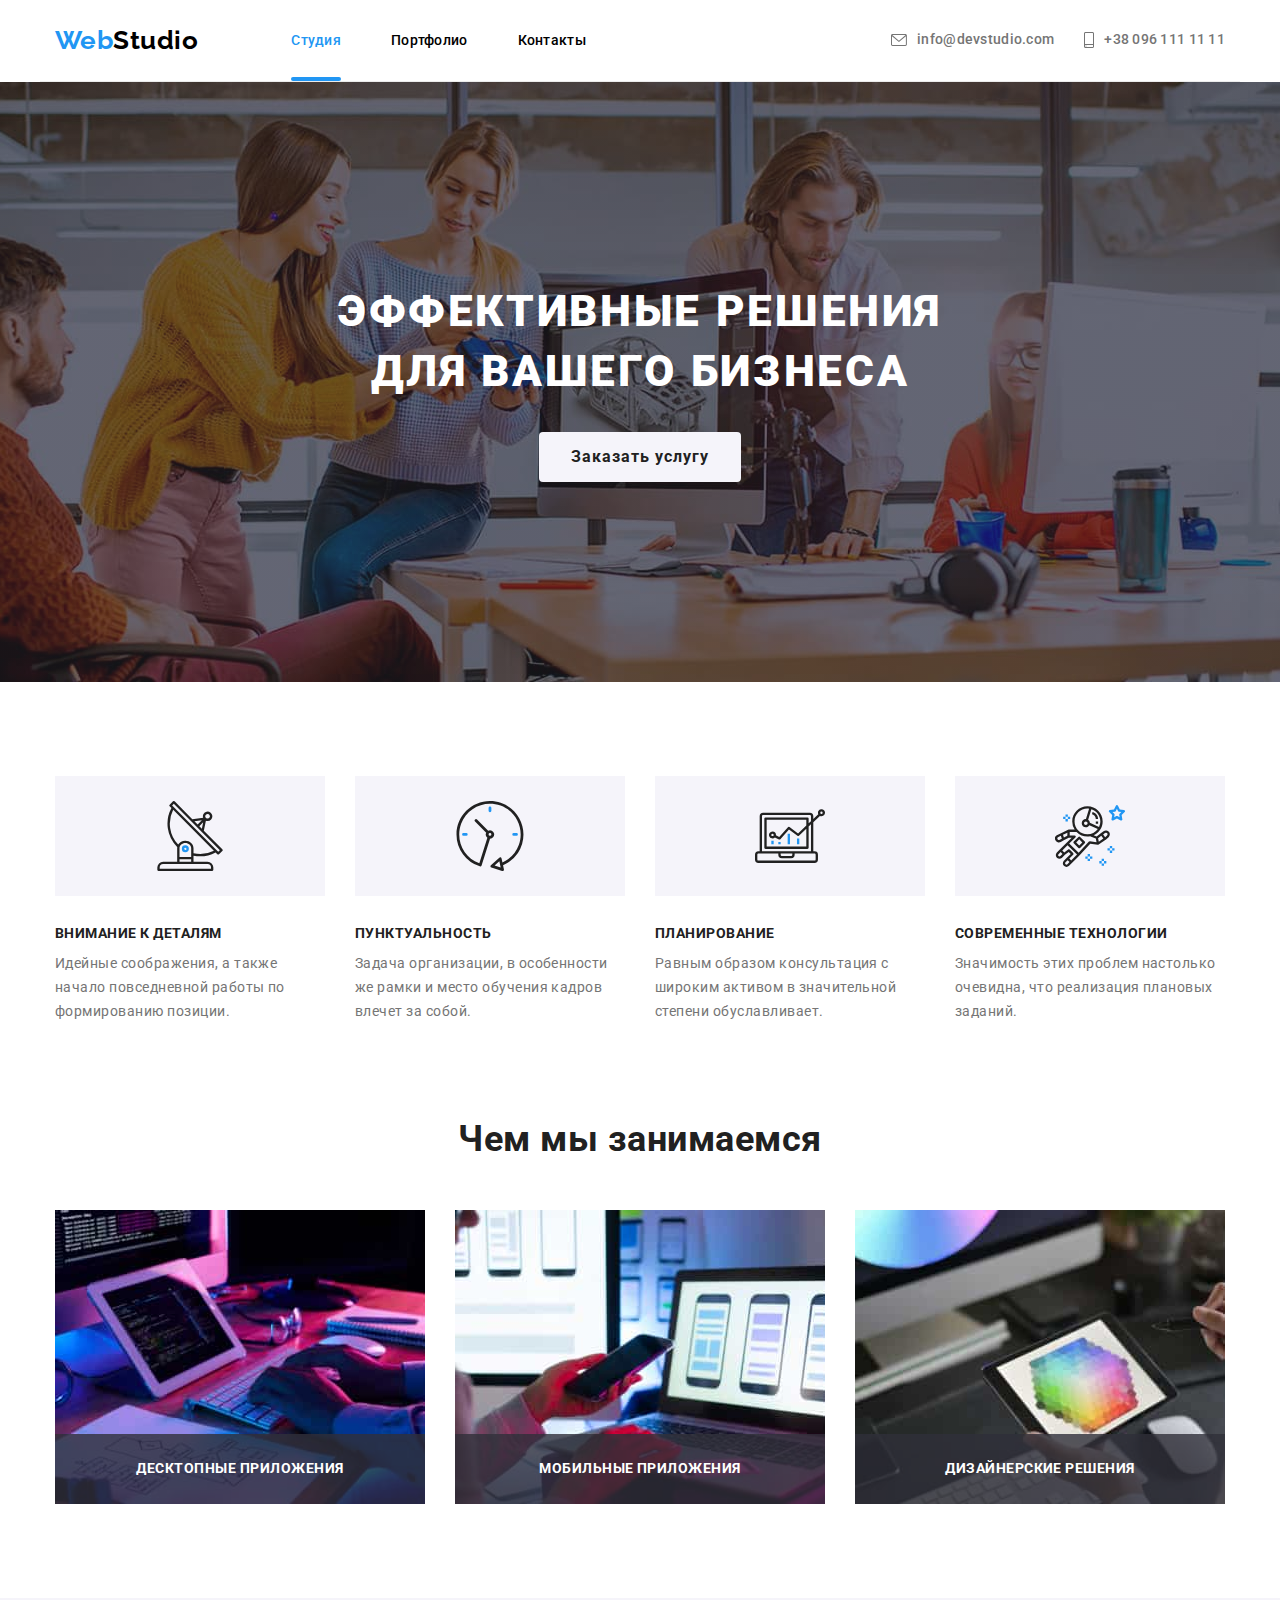
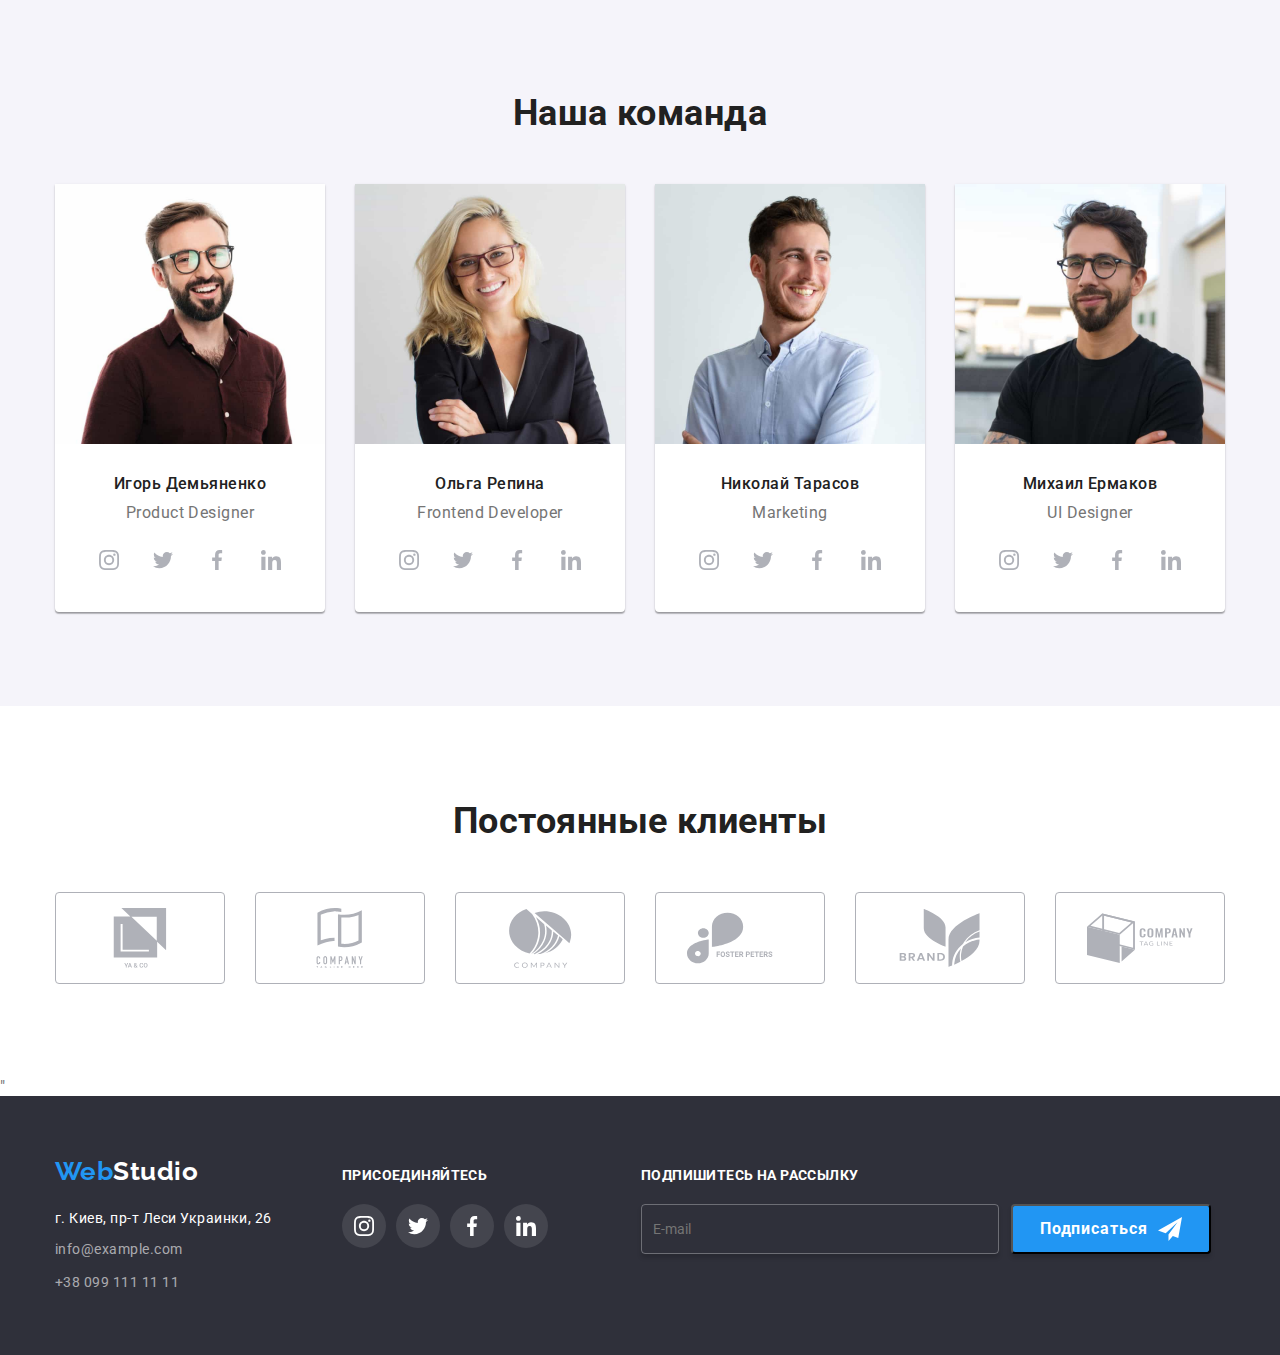
<file: index.html>
<!DOCTYPE html>
<html lang="ru">
<head>
    <meta charset="UTF-8">
    <meta http-equiv="X-UA-Compatible" content="IE=edge">
    <meta name="viewport" content="width=device-width, initial-scale=1.0">
    <title>Студия</title>
    <link rel="preconnect" href="https://fonts.googleapis.com">
    <link rel="preconnect" href="https://fonts.gstatic.com" crossorigin>
    <link href="https://fonts.googleapis.com/css2?family=Raleway:wght@700&family=Roboto:wght@400;500;700;900&display=swap"
        rel="stylesheet">
    <link 
    rel="stylesheet" 
    href="https://cdnjs.cloudflare.com/ajax/libs/modern-normalize/1.0.0/modern-normalize.min.css" />
    <link rel="stylesheet" href="./css/main.min.css"/>
</head>
<body>
    <!-- шапка сайта -->
    <header>
        <div class="container header border">
        <nav class="main-nav">
            <a href="./index.html" class="logo"><span class="logo__web">Web</span>Studio</a>

            <ul class="site-nav">
                <li class="site-nav__item"><a href="./index.html" class="site-nav__link site-nav__link--current">Студия</a></li>
                <li class="site-nav__item"><a href="./portfolio.html" class="site-nav__link">Портфолио</a></li>
                <li class="site-nav__item"><a href="" class="site-nav__link">Контакты</a></li>
            </ul>  
        </nav>
        <ul class="auth-nav">
            <li class="auth-nav__item"><a href="mailto:info@devstudio.com" class="auth-nav__link">
                <svg class="auth-nav__icon" width="16px" height="12px">
                    <use href="./images/symbol-defs-nav.svg#icon-envelope"></use>
                </svg>
                info@devstudio.com</a>  </li>
            <li class="auth-nav__item"><a href="tel:+380961111111" class="auth-nav__link">
                <svg width="10px" height="16px" class="auth-nav__icon">
                    <use href="./images/symbol-defs-nav.svg#icon-smartphone"></use>
                </svg>
                +38 096 111 11 11</a> </li>
        </ul>
        </div>
    </header>

    <main>

        <!-- герой -->
       <section class="hero">
           <div class="container">
         <h1 class="hero__title">Эффективные решения <br>для вашего бизнеса</h1>
         <button type="button" class="hero__button" data-modal-open>Заказать услугу</button>
           </div>
       </section>

       <!-- преимущества -->
       <section class="section">
        <div class="container">
           <h2 hidden>Преимущества</h2> 
           <ul class="advantages-list">
            <li class="advantages-list__item">
                <div class="advantages-list__icon">
                    <svg width="70" height="70" >
                        <use href="./images/symbol-defs.svg#icon-antenna"></use>
                    </svg>
                </div>
                <h3 class="advantages-list__title">Внимание к деталям</h3>
                <p class="advantages-list__text">Идейные соображения, а также начало повседневной работы по формированию позиции.</p>
            </li>
            <li class="advantages-list__item">
                <div class="advantages-list__icon">
                    <svg width="70" height="70" >
                        <use href="./images/symbol-defs.svg#icon-clock"></use>
                    </svg>
                </div>
                <h3 class="advantages-list__title">Пунктуальность</h3>
                <p class="advantages-list__text">Задача организации, в особенности же рамки и место обучения кадров влечет за собой.</p>
            </li>
            <li class="advantages-list__item">
                <div class="advantages-list__icon">
                    <svg width="70" height="70" >
                        <use href="./images/symbol-defs.svg#icon-diagram"></use>
                    </svg>
                </div>
                <h3 class="advantages-list__title">Планирование</h3>
                <p class="advantages-list__text">Равным образом консультация с широким активом в значительной степени обуславливает.</p>
            </li>
            <li class="advantages-list__item">
                <div class="advantages-list__icon">
                    <svg width="70" height="70" >
                        <use href="./images/symbol-defs.svg#icon-astronaut"></use>
                    </svg>
                </div>
                <h3 class="advantages-list__title">Современные технологии</h3>
                <p class="advantages-list__text">Значимость этих проблем настолько очевидна, что реализация плановых заданий.</p>
            </li>
           </ul>
        </div>
       </section>

       <!-- Чем мы занимаемся -->
<section class="section activity">
    <div class="container">
    <h2 class="section__title">Чем мы занимаемся</h2>
    <ul class="section__list">
        <li>
            <div class="activity__item">
                <img src="images/box1.jpg" alt="человек печатает код" width="370">
               <div class="activity__name">
                <p class="activity__label">Десктопные приложения</p>
               </div>
            </div>
        </li>
        <li>
            <div class="activity__item">
                <img src="images/box2.jpg" alt="телефон и ноутбук" width="370">
                <div class="activity__name">
                    <p class="activity__label">Мобильные приложения</p>
                </div>
            </div>
        </li>
        <li>
            <div class="activity__item">
                <img src="images/box3.jpg" alt="планшет" width="370">
                <div class="activity__name">
                    <p class="activity__label">Дизайнерские решения</p>
                </div>
            </div>
        </li>
    </ul>
    </div>
</section>

<!-- наша команда -->
    <section class="section team">
        <div class="container">
        <h2 class="section__title">Наша команда</h2>
        <ul class="section__list">
            <li class="team__card">
                <img src="images/img1.jpg" alt="Игорь Демьяненко" width="270">
               <div class="team__item">
                <h3 class="team__member">Игорь Демьяненко</h3>
                <p class="team__profession">Product Designer</p>
               <ul class="social-network">
                <li class="social-network__item">
                    <a class="social-network__link" href="">
                        <svg class="social-network__icon" width="20px" height="20px" >
                            <use href="./images/symbol-defs.svg#icon-instagram"></use>
                        </svg>
                    </a>
                </li>
                <li class="social-network__item">
                    <a class="social-network__link" href="">
                        <svg width="20px" height="20px" class="social-network__icon">
                            <use href="./images/symbol-defs.svg#icon-twitter"></use>
                        </svg>
                    </a>
                </li>
                <li class="social-network__item">
                    <a class="social-network__link" href="">
                        <svg width="20px" height="20px" class="social-network__icon">
                            <use href="./images/symbol-defs.svg#icon-facebook"></use>
                        </svg>
                    </a>
                </li>
                <li class="social-network__item">
                    <a class="social-network__link" href="">
                        <svg width="20px" height="20px" class="social-network__icon">
                            <use href="./images/symbol-defs.svg#icon-linkedin"></use>
                        </svg>
                    </a>
               </ul>
            </div>
            </li>
            <li class="team__card">
                <img src="images/img2.jpg" alt="Ольга Репина" width="270">
               <div class="team__item">
                <h3 class="team__member">Ольга Репина</h3>
                <p class="team__profession">Frontend Developer</p>
                <ul class="social-network">
                    <li class="social-network__item">
                        <a class="social-network__link" href="">
                            <svg width="20px" height="20px" class="social-network__icon">
                                <use class="icon-icon" href="./images/symbol-defs.svg#icon-instagram"></use>
                            </svg>
                        </a>
                    </li>
                    <li class="social-network__item">
                        <a class="social-network__link" href="">
                            <svg width="20px" height="20px" class="social-network__icon">
                                <use class="icon-icon" href="./images/symbol-defs.svg#icon-twitter"></use>
                            </svg>
                        </a>
                    </li>
                    <li class="social-network__item">
                        <a class="social-network__link" href="">
                            <svg width="20px" height="20px" class="social-network__icon">
                                <use class="icon-icon" href="./images/symbol-defs.svg#icon-facebook"></use>
                            </svg>
                        </a>
                    </li>
                    <li class="social-network__item">
                        <a class="social-network__link" href="">
                            <svg width="20px" height="20px" class="social-network__icon">
                                <use class="icon-icon" href="./images/symbol-defs.svg#icon-linkedin"></use>
                            </svg>
                        </a>
                    </li>
                </ul>
            </div>
           </li>
            <li class="team__card">
                <img src="images/img3.jpg" alt="Николай Тарасов" width="270">
               <div class="team__item">
                <h3 class="team__member">Николай Тарасов</h3>
                <p class="team__profession">Marketing</p>
                <ul class="social-network">
                    <li class="social-network__item">
                        <a class="social-network__link" href="">
                            <svg width="20px" height="20px" class="social-network__icon">
                                <use href="./images/symbol-defs.svg#icon-instagram"></use>
                            </svg>
                        </a>
                    </li>
                    <li class="social-network__item">
                        <a class="social-network__link" href="">
                            <svg width="20px" height="20px" class="social-network__icon">
                                <use href="./images/symbol-defs.svg#icon-twitter"></use>
                            </svg>
                        </a>
                    </li>
                    <li class="social-network__item">
                        <a class="social-network__link" href="">
                            <svg width="20px" height="20px" class="social-network__icon">
                                <use href="./images/symbol-defs.svg#icon-facebook"></use>
                            </svg>
                        </a>    
                    <li class="social-network__item">
                        <a class="social-network__link" href="">
                            <svg width="20px" height="20px" class="social-network__icon">
                                <use href="./images/symbol-defs.svg#icon-linkedin"></use>
                            </svg>
                        </a>
                    </li>
                </ul>
            </div>
            </li>
            <li class="team__card">
                <img src="images/img4.jpg" alt="Михаил Ермаков" width="270">
               <div class="team__item">
                <h3 class="team__member">Михаил Ермаков</h3>
                <p class="team__profession">UI Designer</p>
                <ul class="social-network">
                    <li class="social-network__item">
                        <a class="social-network__link" href="">
                            <svg width="20px" height="20px" class="social-network__icon">
                                <use href="./images/symbol-defs.svg#icon-instagram"></use>
                            </svg>
                        </a>
                    </li>
                    <li class="social-network__item">
                        <a class="social-network__link" href="">
                            <svg width="20px" height="20px" class="social-network__icon">
                                <use href="./images/symbol-defs.svg#icon-twitter"></use>
                            </svg>
                        </a>
                    </li>
                    <li class="social-network__item">
                        <a class="social-network__link" href="">
                            <svg width="20px" height="20px" class="social-network__icon">
                                <use href="./images/symbol-defs.svg#icon-facebook"></use>
                            </svg>
                        </a>
                    </li>
                    <li class="social-network__item">
                        <a class="social-network__link" href="">
                            <svg width="20px" height="20px" class="social-network__icon">
                                <use href="./images/symbol-defs.svg#icon-linkedin"></use>
                            </svg>
                        </a>
                    </li>
                </ul>
            </div>
            </li>
        </ul>
        </div>
    </section>

    <!-- Постоянные клиенты -->
    <section class="section">
        <div class="container">
          <h2 class="section__title">Постоянные клиенты</h2>
          <ul class="section__list customer-list">
             <li class="customer-list__item">
                 <a class="customer-list__link" href="">
                    <svg class="customer-list__icon" width="106" height="60">
                        <use href="./images/symbol-defs-logo.svg#icon-logo1"></use>
                    </svg>
                 </a>
            </li>
            <li class="customer-list__item">
                <a class="customer-list__link" href="">
                <svg class="customer-list__icon" width="106" height="60">
                    <use href="./images/symbol-defs-logo.svg#icon-logo2"></use>
                </svg>
                </a>
            </li>
            <li class="customer-list__item">
                <a class="customer-list__link" href="">
                <svg class="customer-list__icon" width="106" height="60">
                    <use href="./images/symbol-defs-logo.svg#icon-logo3"></use>
                </svg>
                </a>
            </li>
            <li class="customer-list__item">
                <a class="customer-list__link" href="">
                <svg class="customer-list__icon" width="106" height="60">
                    <use href="./images/symbol-defs-logo.svg#icon-logo4"></use>
                </svg>
                </a>
            </li>
            <li class="customer-list__item">
                <a class="customer-list__link" href="">
                <svg class="customer-list__icon" width="106" height="60">
                    <use href="./images/symbol-defs-logo.svg#icon-logo5"></use>
                </svg>
                </a>
            </li>
            <li class="customer-list__item">
                <a class="customer-list__link" href="">
                <svg class="customer-list__icon" width="106" height="60">
                    <use href="./images/symbol-defs-logo.svg#icon-logo6"></use>
                </svg>
                </a>
            </li>
           </ul>    
        </div> 
    </section>       
"    </main>

    <!-- футер -->
    <footer class="footer">
        <div class="container container-footer">
          <div>
            <a href="./index.html" class="logo"><span class="logo__web">Web</span><span class="logo__studio">Studio</span></a>
            <address class="address">
                г. Киев, пр-т Леси Украинки, 26
            </address>
            <ul class="contacts">
                <li class="contacts__item"><a href="mailto:info@example.com" class="contacts__link">info@example.com</a> </li>
                <li class="contacts__item"><a href="tel:+380991111111" class="contacts__link">+38 099 111 11 11</a> </li>
            </ul>
          </div>
           <div class="footer-icon">
            <p class="footer-icon__label">присоединяйтесь</p>
            <ul class="social-network">
                <li class="social-network__item">
                    <a class="social-network__link social-network__link--dark" href="">
                        <svg width="20px" height="20px">
                            <use href="./images/symbol-defs.svg#icon-instagram2"></use>
                        </svg>
                    </a>
                </li>
                <li class="social-network__item">
                    <a class="social-network__link social-network__link--dark" href="">
                        <svg width="20px" height="20px">
                            <use href="./images/symbol-defs.svg#icon-twitter2"></use>
                        </svg>
                    </a>
                </li>
                <li class="social-network__item">
                    <a class="social-network__link social-network__link--dark" href="">
                        <svg width="20px" height="20px">
                            <use href="./images/symbol-defs.svg#icon-facebook2"></use>
                        </svg>
                    </a>
                </li>
                <li class="social-network__item">
                    <a class="social-network__link social-network__link--dark" href="">
                        <svg width="20px" height="20px">
                            <use href="./images/symbol-defs.svg#icon-linkedin2"></use>
                        </svg>
                    </a>
                </li>
            </ul>
           </div>
        <form class="subscription">
            <p class="subscription__label">Подпишитесь на рассылку</p>
              <div class="subscription__form">
               <label >
                   <input class="subscription__input"  type="email" placeholder="   E-mail" name="e-mail">
                </label>
                   <button class="subscription__btn" type="submit"><span class="subscription__text">Подписаться</span>
                       <svg width="24px" height="24px" class="subscription__icon">
                           <use href="./images/symbol-defs.svg#icon-send"></use>
                       </svg>
                   </button>
               </div>
        </form>
        </div>
    </footer>

    <div class="backdrop is-hidden" data-modal>
        <div class="modal">
            <button data-modal-close class="close-btn">
                <svg width="18px" height="18px" class="close-btn__icon">
                    <use href="./images/symbol-defs-close.svg#icon-close"></use>
                </svg>
            </button>
            <h2 class="modal__title">Оставьте свои данные, мы вам перезвоним</h2>
            <form class="modal__form">
                <label class="modal__label-field">
                    <span class="modal__field-name">Имя</span>
                    <input class="modal__input" type="text" name="name">
                       <svg class="modal__icon" width="18px" height="18px">
                         <use href="./images/symbol-defs-modal.svg#icon-name"></use>
                       </svg>
                </label>
                <label class="modal__label-field">
                    <span class="modal__field-name">Телефон</span>
                    <input class="modal__input" type="tel" name="tel">       
                        <svg class="modal__icon" width="18px" height="18px">
                            <use href="./images/symbol-defs-modal.svg#icon-tel"></use>
                        </svg>
                </label>
                <label class="modal__label-field">
                    <span class="modal__field-name">Почта</span>
                    <input class="modal__input" type="email" name="email">
                        <svg class="modal__icon" width="18px" height="18px">
                            <use href="./images/symbol-defs-modal.svg#icon-mail"></use>
                        </svg>
                </label>
                <label class="modal__label-field">
                    <span class="modal__field-name">Комментарий</span>
                    <textarea class="modal__coment-input" name="coment" placeholder="Введите текст"></textarea>
                </label>
                <label class="modal__checkbox-label">
                    <input class="modal__checkbox" type="checkbox" name="consent">
                    <span class="modal__checkbox-icon"></span>
                    <span class="modal__checkbox-text">Соглашаюсь с рассылкой и принимаю <a class="modal__checkbox-link" href=" ">Условия договора</a></span>
                </label>
                <button class="modal-btn" type="submit">Отправить</button>
            </form>
        </div>
    </div>
    <script src="./js/modal.js"></script>
</body>
</html>
</file>
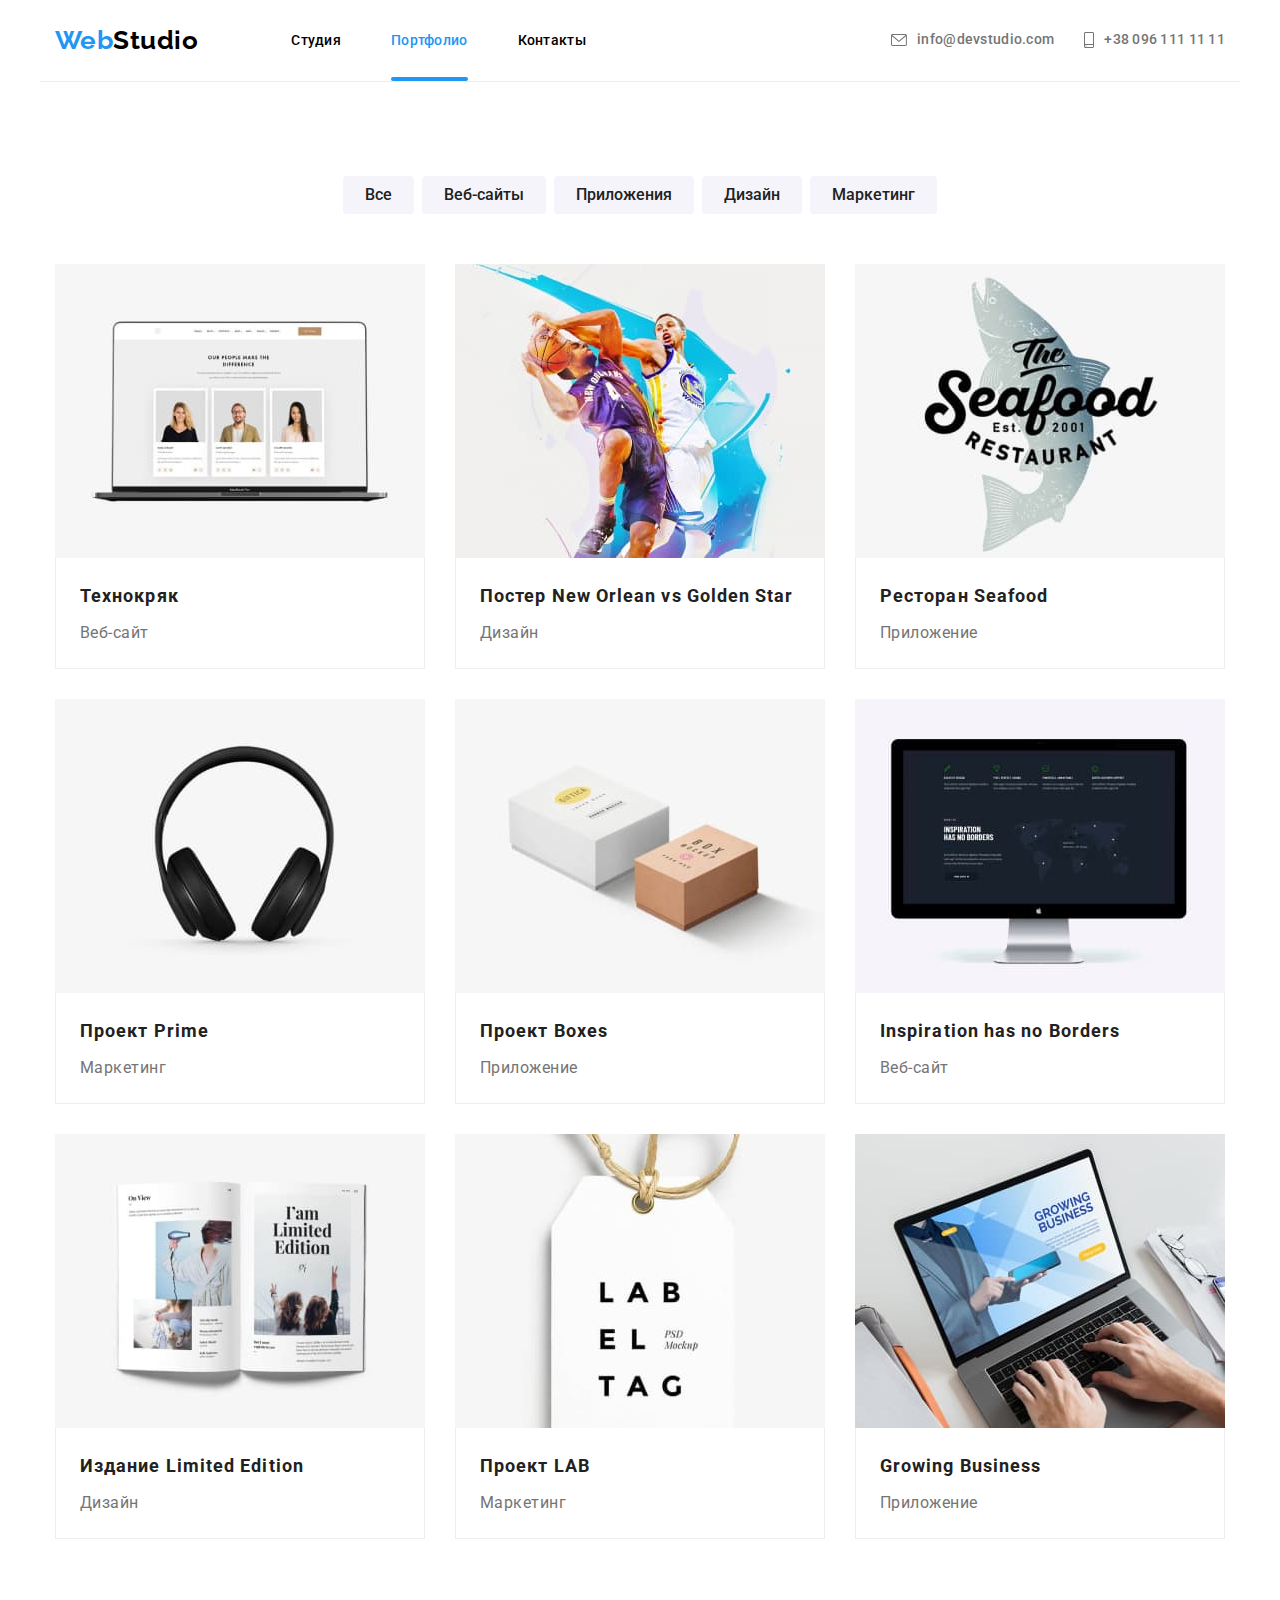
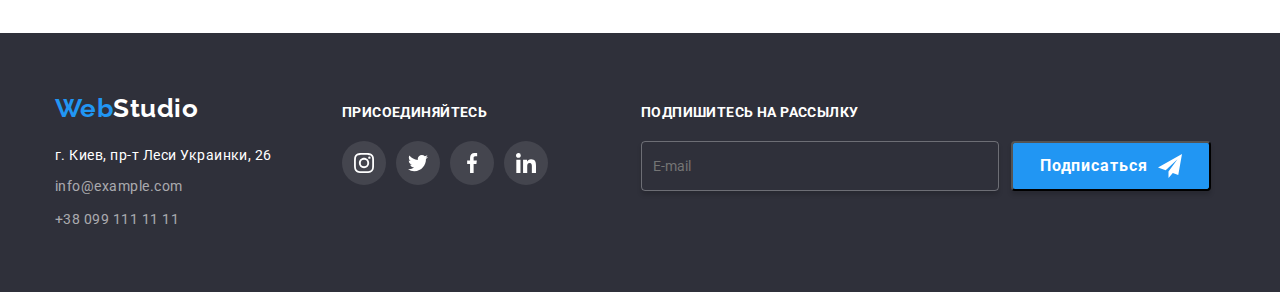
<file: portfolio.html>
<!DOCTYPE html>
<html lang="ru">
<head>
    <meta charset="UTF-8">
    <meta http-equiv="X-UA-Compatible" content="IE=edge">
    <meta name="viewport" content="width=device-width, initial-scale=1.0">
    <title>Портфолио</title>
    <link rel="preconnect" href="https://fonts.googleapis.com">
    <link rel="preconnect" href="https://fonts.gstatic.com" crossorigin>
    <link href="https://fonts.googleapis.com/css2?family=Raleway:wght@700&family=Roboto:wght@400;500;700;900&display=swap"
        rel="stylesheet">
    <link 
    rel="stylesheet" 
    href="https://cdnjs.cloudflare.com/ajax/libs/modern-normalize/1.0.0/modern-normalize.min.css" />
    <link rel="stylesheet" href="./css/main.min.css" />
</head>
<body>
    <!-- шапка сайта -->
    <header>
        <div class="container header border">
        <nav class="main-nav">
            <a href="./index.html" class="logo"><span class="logo__web">Web</span>Studio</a>
    
            <ul class="site-nav">
                <li class="site-nav__item"><a href="./index.html" class="site-nav__link">Студия</a></li>
                <li class="site-nav__item"><a href="./portfolio.html" class="site-nav__link site-nav__link--current">Портфолио</a></li>
                <li class="site-nav__item"><a href="" class="site-nav__link">Контакты</a></li>
            </ul>
        </nav>
        <ul class="auth-nav">
            <li class="auth-nav__item">
                <a href="mailto:info@devstudio.com" class="auth-nav__link">
                    <svg width="16px" height="12px" class="auth-nav__icon">
                        <use href="./images/symbol-defs-nav.svg#icon-envelope"></use>
                    </svg>
                    info@devstudio.com</a> </li>
            <li class="auth-nav__item">
                <a href="tel:+380961111111" class="auth-nav__link">
                    <svg width="10px" height="16px" class="auth-nav__icon">
                        <use href="./images/symbol-defs-nav.svg#icon-smartphone"></use>
                    </svg>
                    +38 096 111 11 11</a> </li>
        </ul>
        </div>
    </header>
<main>
    <section class="section">
        <div class="container">
        <h1 hidden>Портфолио</h1>
        <ul class="section__list portfolio-btn">
            <li class="portfolio-btn__item"><button type="button" class="portfolio-btn__button">Все</button></li>
            <li class="portfolio-btn__item"><button type="button" class="portfolio-btn__button">Веб-сайты</button></li>
            <li class="portfolio-btn__item"><button type="button" class="portfolio-btn__button">Приложения</button></li>
            <li class="portfolio-btn__item"><button type="button" class="portfolio-btn__button">Дизайн</button></li>
            <li class="portfolio-btn__item"><button type="button" class="portfolio-btn__button">Маркетинг</button></li>
        </ul>
        <ul class="section__list project-grid">
          <li class="project-grid__card">
            <a href="" class="project-grid__project">
            <div class="project-grid__thumb">
            <img src="images/img21.jpg" alt="ноутбук" width="370">
            <div class="project-grid__overlay">
                <p class="project-grid__text">Технокряк это современная площадка распространения коронавируса. Компании используют эту платформу для цифрового
                шпионажа и атак на защищённые сервера конкурентов.</p>
            </div>
            </div>
           <div class="project-grid__item">
            <h2 class="project-grid__title">Технокряк</h2>
            <p class="project-grid__type">Веб-сайт</p>
           </div>
             </a>
          </li> 
          <li class="project-grid__card">
            <a href="" class="project-grid__project">
            <div class="project-grid__thumb">
            <img src="images/img22.jpg" alt="баскетбол" width="370">
            <div class="project-grid__overlay">
                <p class="project-grid__text">Технокряк это современная площадка распространения коронавируса. Компании используют эту платформу для цифрового
                    шпионажа и атак на защищённые сервера конкурентов.</p>
            </div>
            </div>
           <div class="project-grid__item">
            <h2 class="project-grid__title">Постер New Orlean vs Golden Star</h2>
            <p class="project-grid__type">Дизайн</p>
           </div>
            </a>
          </li> 
          <li class="project-grid__card">
            <a href="" class="project-grid__project">
            <div class="project-grid__thumb">
            <img src="images/img23.jpg" alt="лого ресторана" width="370">
            <div class="project-grid__overlay">
                <p class="project-grid__text">Технокряк это современная площадка распространения коронавируса. Компании используют эту платформу для цифрового
                    шпионажа и атак на защищённые сервера конкурентов.</p>
            </div>
            </div>
           <div class="project-grid__item">
            <h2 class="project-grid__title">Ресторан Seafood</h2>
            <p class="project-grid__type">Приложение</p>
           </div>
            </a>
          </li>
        <li class="project-grid__card">
            <a href="" class="project-grid__project">
           <div class="project-grid__thumb">
            <img src="images/img24.jpg" alt="наушники" width="370">
            <div class="project-grid__overlay">
                <p class="project-grid__text">Технокряк это современная площадка распространения коронавируса. Компании используют эту платформу для цифрового
                    шпионажа и атак на защищённые сервера конкурентов.</p>
            </div>
            </div>
           <div class="project-grid__item">
            <h2 class="project-grid__title">Проект Prime</h2>
            <p class="project-grid__type">Маркетинг</p>
           </div>
            </a>
        </li>
        <li class="project-grid__card">
            <a href="" class="project-grid__project">
            <div class="project-grid__thumb">
            <img src="images/img25.jpg" alt="коробочки" width="370">
            <div class="project-grid__overlay">
                <p class="project-grid__text">Технокряк это современная площадка распространения коронавируса. Компании используют эту платформу для цифрового
                    шпионажа и атак на защищённые сервера конкурентов.</p>
            </div>
            </div>
           <div class="project-grid__item">
            <h2 class="project-grid__title">Проект Boxes</h2>
            <p class="project-grid__type">Приложение</p>
           </div>
            </a>
        </li>
        <li class="project-grid__card">
            <a href="" class="project-grid__project">
            <div class="project-grid__thumb">
            <img src="images/img26.jpg" alt="монитор с сайтом" width="370">
            <div class="project-grid__overlay">
                <p class="project-grid__text">Технокряк это современная площадка распространения коронавируса. Компании используют эту платформу для цифрового
                    шпионажа и атак на защищённые сервера конкурентов.</p>
            </div>
            </div>
           <div class="project-grid__item">
            <h2 class="project-grid__title">Inspiration has no Borders</h2>
            <p class="project-grid__type">Веб-сайт</p>
           </div>
            </a>
        </li>
        <li class="project-grid__card">
            <a href="" class="project-grid__project">
            <div class="project-grid__thumb">
            <img src="images/img27.jpg" alt="книга" width="370">
            <div class="project-grid__overlay">
                <p class="project-grid__text">Технокряк это современная площадка распространения коронавируса. Компании используют эту платформу для цифрового
                    шпионажа и атак на защищённые сервера конкурентов.</p>
            </div>
            </div>
           <div class="project-grid__item">
            <h2 class="project-grid__title">Издание Limited Edition</h2>
            <p class="project-grid__type">Дизайн</p>
           </div>
            </a>
        </li>
        <li class="project-grid__card">
            <a href="" class="project-grid__project">
            <div class="project-grid__thumb">
            <img src="images/img28.jpg" alt="бирка" width="370">
            <div class="project-grid__overlay">
                <p class="project-grid__text">Технокряк это современная площадка распространения коронавируса. Компании используют эту платформу для цифрового
                    шпионажа и атак на защищённые сервера конкурентов.</p>
            </div>
            </div>
           <div class="project-grid__item">
            <h2 class="project-grid__title">Проект LAB</h2>
            <p class="project-grid__type">Маркетинг</p>
           </div>
            </a>
        </li>
                <li class="project-grid__card">
            <a href="" class="project-grid__project">
           <div class="project-grid__thumb">
            <img src="images/img29.jpg" alt="ноутбук" width="370">
            <div class="project-grid__overlay">
                <p class="project-grid__text">Технокряк это современная площадка распространения коронавируса. Компании используют эту платформу для цифрового
                    шпионажа и атак на защищённые сервера конкурентов.</p>
            </div>
            </div>
           <div class="project-grid__item">
            <h2 class="project-grid__title">Growing Business</h2>
            <p class="project-grid__type">Приложение</p>
           </div>          
            </a>
        </li>
        </ul>
        </div>
    </section>
    </main>
    
    

    <!-- футер -->
    <footer class="footer">
        <div class="container container-footer">
            <div>
                <a href="./index.html" class="logo"><span class="logo__web">Web</span><span
                        class="logo__studio">Studio</span></a>
                <address class="address">
                    г. Киев, пр-т Леси Украинки, 26
                </address>
                <ul class="contacts">
                    <li class="contacts__item"><a href="mailto:info@example.com" class="contacts__link">info@example.com</a>
                    </li>
                    <li class="contacts__item"><a href="tel:+380991111111" class="contacts__link">+38 099 111 11 11</a> </li>
                </ul>
            </div>
            <div class="footer-icon">
                <p class="footer-icon__label">присоединяйтесь</p>
                <ul class="social-network">
                    <li class="social-network__item">
                        <a class="social-network__link social-network__link--dark" href="">
                            <svg width="20px" height="20px">
                                <use href="./images/symbol-defs.svg#icon-instagram2"></use>
                            </svg>
                        </a>
                    </li>
                    <li class="social-network__item">
                        <a class="social-network__link social-network__link--dark" href="">
                            <svg width="20px" height="20px">
                                <use href="./images/symbol-defs.svg#icon-twitter2"></use>
                            </svg>
                        </a>
                    </li>
                    <li class="social-network__item">
                        <a class="social-network__link social-network__link--dark" href="">
                            <svg width="20px" height="20px">
                                <use href="./images/symbol-defs.svg#icon-facebook2"></use>
                            </svg>
                        </a>
                    </li>
                    <li class="social-network__item">
                        <a class="social-network__link social-network__link--dark" href="">
                            <svg width="20px" height="20px">
                                <use href="./images/symbol-defs.svg#icon-linkedin2"></use>
                            </svg>
                        </a>
                    </li>
                </ul>
            </div>
            <form class="subscription">
                <p class="subscription__label">Подпишитесь на рассылку</p>
                <div class="subscription__form">
                <label>
                    <input class="subscription__input" type="email" placeholder="   E-mail" name="e-mail">
                    </label>
                    <button class="subscription__btn" type="submit"><span class="subscription__text">Подписаться</span>
                        <svg width="24px" height="24px" class="subscription__icon">
                            <use href="./images/symbol-defs.svg#icon-send"></use>
                        </svg>
                    </button>
                </div>
            </form>
        </div>
    </footer>
</body>
</html>
</file>
<file: css/main.min.css>
body{background-color:#fff;color:#757575;font-family:roboto,sans-serif;letter-spacing:.03em}h1,h2,h3,h4,p{margin:0;padding:0}ul{list-style:none;margin:0;padding:0}img{display:block;max-width:100%;height:auto}.container{width:1200px;padding-left:15px;padding-right:15px;margin:0 auto}.section{padding-top:94px;padding-bottom:94px}.section__title{color:#212121;font-weight:700;font-size:36px;line-height:1.17;text-align:center;margin:0;padding:0;margin-bottom:50px}.section__list{display:-webkit-box;display:-ms-flexbox;display:flex;-webkit-box-pack:justify;-ms-flex-pack:justify;justify-content:space-between;list-style:none;margin:0;padding:0}.logo{color:#000;font-family:Raleway,serif;font-weight:bold;font-size:26px;line-height:1.19;text-decoration:none}.logo__web{color:#2196f3}.header{display:-webkit-box;display:-ms-flexbox;display:flex;-webkit-box-align:center;-ms-flex-align:center;align-items:center;padding-top:25px;padding-bottom:25px}.border{border-bottom:1px solid #ececec}.main-nav{display:-webkit-box;display:-ms-flexbox;display:flex;-webkit-box-align:center;-ms-flex-align:center;align-items:center}.site-nav{display:-webkit-box;display:-ms-flexbox;display:flex;margin:0;padding:0;margin-left:93px;list-style:none}.site-nav__item:not(:last-child){margin-right:50px}.site-nav__link{color:#000;font-weight:500;font-size:14px;line-height:1.14;letter-spacing:.02em;text-decoration:none;-webkit-transition:color 250ms cubic-bezier(0.4, 0, 0.2, 1);transition:color 250ms cubic-bezier(0.4, 0, 0.2, 1)}.site-nav__link:hover,.site-nav__link:focus{color:#2196f3;cursor:pointer}.site-nav__link--current{position:relative;color:#2196f3}.site-nav__link--current::after{content:"";position:absolute;display:block;width:100%;height:4px;left:0;top:45px;background:#2196f3;border-radius:2px}.auth-nav__link{display:-webkit-box;display:-ms-flexbox;display:flex;-webkit-box-align:center;-ms-flex-align:center;align-items:center;color:#757575;font-weight:500;font-size:14px;line-height:1.14;letter-spacing:.02em;text-decoration:none;-webkit-transition:color 250ms cubic-bezier(0.4, 0, 0.2, 1);transition:color 250ms cubic-bezier(0.4, 0, 0.2, 1)}.auth-nav__link:hover,.auth-nav__link:focus{color:#2196f3;cursor:pointer}.auth-nav{display:-webkit-box;display:-ms-flexbox;display:flex;margin:0;padding:0;margin-left:auto;list-style:none}.auth-nav__item:not(:last-child){margin-right:30px}.auth-nav__icon{margin-right:10px;fill:currentColor}.hero{text-align:center;padding-top:200px;padding-bottom:200px;max-width:1600px;height:600px;margin-left:auto;margin-right:auto;background-image:-webkit-gradient(linear, left top, right top, from(rgba(47, 48, 58, 0.4)), to(rgba(47, 48, 58, 0.4))),url("../images/bg-hero.jpg");background-image:linear-gradient(to right, rgba(47, 48, 58, 0.4), rgba(47, 48, 58, 0.4)),url("../images/bg-hero.jpg");background-position:center;background-repeat:no-repeat;background-size:cover;background-color:#c4c4c4}.hero__title{color:#fff;font-weight:900;font-size:44px;line-height:1.36;letter-spacing:.06em;text-transform:uppercase;margin:0;padding:0;margin-bottom:30px}.hero__button{background:#f5f4fa;color:#212121;cursor:pointer;font-family:inherit;font-weight:700;font-size:16px;line-height:1.88;letter-spacing:.06em;border-radius:4px;padding:10px 32px;border:0em;-webkit-transition:color 250ms cubic-bezier(0.4, 0, 0.2, 1),background-color 250ms cubic-bezier(0.4, 0, 0.2, 1);transition:color 250ms cubic-bezier(0.4, 0, 0.2, 1),background-color 250ms cubic-bezier(0.4, 0, 0.2, 1)}.hero__button:hover,.hero__button:focus{background-color:#2196f3;color:#fff;cursor:pointer}.advantages-list__title{color:#212121;font-weight:700;font-size:14px;line-height:1.14;text-transform:uppercase;margin:0;padding:0;margin-bottom:10px}.advantages-list__text{font-size:14px;line-height:1.71;margin:0;padding:0}.advantages-list{list-style:none;display:-webkit-box;display:-ms-flexbox;display:flex;padding:0}.advantages-list__icon{display:-webkit-box;display:-ms-flexbox;display:flex;-webkit-box-pack:center;-ms-flex-pack:center;justify-content:center;-webkit-box-align:center;-ms-flex-align:center;align-items:center;height:120px;margin-bottom:30px;background-color:#f5f4fa}.advantages-list__item{width:270px}.advantages-list__item:not(:last-child){margin-right:30px}.activity{padding-top:0}.activity__item{position:relative}.activity__name{position:absolute;height:70px;width:370px;padding-top:27px;padding-bottom:27px;bottom:0;font-style:normal;font-weight:700;font-size:14px;line-height:1.14;text-transform:uppercase;text-align:center;color:#fff;background-color:rgba(47,48,58,.8)}.activity__label{margin:0;padding:0}.team{background-color:#f5f4fa}.team__card{-webkit-box-shadow:0px 1px 3px rgba(0,0,0,.12),0px 1px 1px rgba(0,0,0,.14),0px 2px 1px rgba(0,0,0,.2);box-shadow:0px 1px 3px rgba(0,0,0,.12),0px 1px 1px rgba(0,0,0,.14),0px 2px 1px rgba(0,0,0,.2);border-radius:0px 0px 4px 4px;background-color:#fff}.team__item{padding-top:30px;padding-bottom:30px}.team__member{color:#212121;font-weight:500;font-size:16px;line-height:1.19;text-align:center;margin:0;padding:0;margin-bottom:10px}.team__profession{font-size:16px;line-height:1.19;text-align:center;margin:0;padding:0;margin-bottom:16px}.social-network{display:-webkit-box;display:-ms-flexbox;display:flex;-webkit-box-pack:center;-ms-flex-pack:center;justify-content:center;-webkit-box-align:center;-ms-flex-align:center;align-items:center;list-style:none;margin:0;padding:0;width:206px;height:44px;margin-left:auto;margin-right:auto}.social-network__link{display:-webkit-box;display:-ms-flexbox;display:flex;-webkit-box-pack:center;-ms-flex-pack:center;justify-content:center;-webkit-box-align:center;-ms-flex-align:center;align-items:center;width:44px;height:44px;border-radius:44px;-webkit-transition:background-color 250ms cubic-bezier(0.4, 0, 0.2, 1);transition:background-color 250ms cubic-bezier(0.4, 0, 0.2, 1)}.social-network__link:hover,.social-network__link:focus{background-color:#2196f3;outline:none;cursor:pointer}.social-network__item:not(:last-child){margin-right:10px}.social-network__icon{fill:#afb1b8;-webkit-transition:fill 250ms cubic-bezier(0.4, 0, 0.2, 1);transition:fill 250ms cubic-bezier(0.4, 0, 0.2, 1)}.social-network__link:hover .social-network__icon,.social-network__link:focus .social-network__icon{fill:#fff;cursor:pointer}.customer-list__item{width:170px;height:92px}.customer-list__link{display:-webkit-box;display:-ms-flexbox;display:flex;-webkit-box-pack:center;-ms-flex-pack:center;justify-content:center;-webkit-box-align:center;-ms-flex-align:center;align-items:center;width:170px;height:92px;border:1px solid #afb1b8;border-radius:4px;-webkit-transition:border 250ms cubic-bezier(0.4, 0, 0.2, 1);transition:border 250ms cubic-bezier(0.4, 0, 0.2, 1)}.customer-list__link:hover,.customer-list__link:focus{border:1px solid #2196f3;outline:none;cursor:pointer}.customer-list__icon{display:-webkit-box;display:-ms-flexbox;display:flex;-webkit-box-pack:center;-ms-flex-pack:center;justify-content:center;-ms-flex-item-align:center;align-self:center;fill:#afb1b8;-webkit-transition:fill 250ms cubic-bezier(0.4, 0, 0.2, 1);transition:fill 250ms cubic-bezier(0.4, 0, 0.2, 1)}.customer-list__link:hover .customer-list__icon,.customer-list__link:focus .customer-list__icon{fill:#2196f3;cursor:pointer}.footer{background-color:#2f303a;font-size:14px;line-height:1.71;padding:60px 0}.container-footer{display:-webkit-box;display:-ms-flexbox;display:flex;-webkit-box-align:baseline;-ms-flex-align:baseline;align-items:baseline}.footer-icon__label{color:#fff;font-weight:bold;font-size:14px;line-height:1.14;letter-spacing:.03em;text-transform:uppercase;margin:0;padding:0;margin-bottom:20px}.footer-icon{margin-left:70px}.social-network__link--dark{background-color:rgba(255,255,255,.1)}.contacts{list-style:none;margin:0;padding:0}.contacts__link{color:rgba(255,255,255,.6);text-decoration:none;-webkit-transition:color 250ms cubic-bezier(0.4, 0, 0.2, 1);transition:color 250ms cubic-bezier(0.4, 0, 0.2, 1)}.contacts__link:hover,.contacts__link:focus{color:#2196f3}.contacts__item:not(:last-child){margin-bottom:9px}.logo__studio{color:#fff}.address{color:#fff;font-style:normal;font-weight:400;font-size:14px;line-height:1.5;margin-top:20px;margin-bottom:9px}.subscription{width:570px;height:86px;margin-left:93px}.subscription__label{color:#fff;font-weight:bold;font-size:14px;line-height:1.14;letter-spacing:.03em;text-transform:uppercase;margin:0;padding:0;margin-bottom:20px}.subscription__form{display:-webkit-box;display:-ms-flexbox;display:flex}.subscription__input{width:358px;height:50px;border:1px solid rgba(255,255,255,.3);-webkit-box-sizing:border-box;box-sizing:border-box;-webkit-box-shadow:0px 4px 4px rgba(0,0,0,.15);box-shadow:0px 4px 4px rgba(0,0,0,.15);border-radius:4px;background-color:inherit;color:rgba(255,255,255,.6)}.subscription__btn{display:-webkit-box;display:-ms-flexbox;display:flex;-webkit-box-pack:center;-ms-flex-pack:center;justify-content:center;-webkit-box-align:center;-ms-flex-align:center;align-items:center;width:200px;height:50px;margin-left:12px;color:#fff;background-color:#2196f3;-webkit-box-shadow:0px 4px 4px rgba(0,0,0,.15);box-shadow:0px 4px 4px rgba(0,0,0,.15);border-radius:4px;-webkit-transition:color 250ms cubic-bezier(0.4, 0, 0.2, 1),background-color 250ms cubic-bezier(0.4, 0, 0.2, 1),-webkit-box-shadow 250ms cubic-bezier(0.4, 0, 0.2, 1);transition:color 250ms cubic-bezier(0.4, 0, 0.2, 1),background-color 250ms cubic-bezier(0.4, 0, 0.2, 1),-webkit-box-shadow 250ms cubic-bezier(0.4, 0, 0.2, 1);transition:box-shadow 250ms cubic-bezier(0.4, 0, 0.2, 1),color 250ms cubic-bezier(0.4, 0, 0.2, 1),background-color 250ms cubic-bezier(0.4, 0, 0.2, 1);transition:box-shadow 250ms cubic-bezier(0.4, 0, 0.2, 1),color 250ms cubic-bezier(0.4, 0, 0.2, 1),background-color 250ms cubic-bezier(0.4, 0, 0.2, 1),-webkit-box-shadow 250ms cubic-bezier(0.4, 0, 0.2, 1)}.subscription__btn:hover,.subscription__btn:focus{color:#2196f3;background-color:#fff;cursor:pointer;outline:none}.subscription__icon{fill:#fff;-webkit-transition:fill 250ms cubic-bezier(0.4, 0, 0.2, 1);transition:fill 250ms cubic-bezier(0.4, 0, 0.2, 1)}.subscription__btn:hover .subscription__icon,.subscription__btn:focus .subscription__icon{fill:#2196f3;cursor:pointer}.subscription__text{font-weight:bold;font-size:16px;line-height:1.87;text-align:center;letter-spacing:.06em;margin-right:10px}.portfolio-btn{margin-bottom:50px;-webkit-box-pack:center;-ms-flex-pack:center;justify-content:center}.portfolio-btn__button{display:inline-block;background:#f5f4fa;color:#212121;cursor:pointer;font-family:inherit;font-weight:500;font-size:16px;line-height:1.63;text-align:center;text-decoration:none;border-radius:4px;padding:6px 22px;height:38px;border:0em;-webkit-transition:color 250ms cubic-bezier(0.4, 0, 0.2, 1),background-color 250ms cubic-bezier(0.4, 0, 0.2, 1),-webkit-box-shadow 250ms cubic-bezier(0.4, 0, 0.2, 1);transition:color 250ms cubic-bezier(0.4, 0, 0.2, 1),background-color 250ms cubic-bezier(0.4, 0, 0.2, 1),-webkit-box-shadow 250ms cubic-bezier(0.4, 0, 0.2, 1);transition:color 250ms cubic-bezier(0.4, 0, 0.2, 1),background-color 250ms cubic-bezier(0.4, 0, 0.2, 1),box-shadow 250ms cubic-bezier(0.4, 0, 0.2, 1);transition:color 250ms cubic-bezier(0.4, 0, 0.2, 1),background-color 250ms cubic-bezier(0.4, 0, 0.2, 1),box-shadow 250ms cubic-bezier(0.4, 0, 0.2, 1),-webkit-box-shadow 250ms cubic-bezier(0.4, 0, 0.2, 1)}.portfolio-btn__button:hover,.portfolio-btn__button:focus{background:#2196f3;color:#fff;-webkit-box-shadow:0px 4px 4px rgba(0,0,0,.25);box-shadow:0px 4px 4px rgba(0,0,0,.25)}.portfolio-btn__item:not(:last-child){margin-right:8px}.project-grid{display:-webkit-box;display:-ms-flexbox;display:flex;-ms-flex-wrap:wrap;flex-wrap:wrap;list-style:none;margin-top:-30px;margin-left:-30px}.project-grid__title{color:#212121;font-weight:700;font-size:18px;line-height:2;letter-spacing:.06em;margin:0;padding:0}.project-grid__type{color:#757575;font-weight:400;font-size:16px;line-height:1.88;margin:0;padding:0;margin-top:4px}.project-grid__project{display:block;text-decoration:none;-webkit-transition:-webkit-box-shadow 250ms cubic-bezier(0.4, 0, 0.2, 1);transition:-webkit-box-shadow 250ms cubic-bezier(0.4, 0, 0.2, 1);transition:box-shadow 250ms cubic-bezier(0.4, 0, 0.2, 1);transition:box-shadow 250ms cubic-bezier(0.4, 0, 0.2, 1), -webkit-box-shadow 250ms cubic-bezier(0.4, 0, 0.2, 1)}.project-grid__project:hover,.project-grid__project:focus{-webkit-box-shadow:0px 1px 1px rgba(0,0,0,.12),0px 4px 4px rgba(0,0,0,.06),1px 4px 6px rgba(0,0,0,.16);box-shadow:0px 1px 1px rgba(0,0,0,.12),0px 4px 4px rgba(0,0,0,.06),1px 4px 6px rgba(0,0,0,.16);cursor:pointer}.project-grid__card{margin-left:30px;margin-top:30px;-ms-flex-preferred-size:calc(100% / 3 - 30px);flex-basis:calc(100% / 3 - 30px)}.project-grid__thumb{position:relative;overflow:hidden;height:294px}.project-grid__overlay{position:absolute;left:0;top:0;padding:63px 24px;font-weight:400;font-size:18px;line-height:1.56;letter-spacing:.03em;color:#fff;background-color:rgba(33,150,243,.9);height:100%;width:100%;-webkit-transform:translateY(100%);transform:translateY(100%);-webkit-transition:-webkit-transform 250ms cubic-bezier(0.4, 0, 0.2, 1);transition:-webkit-transform 250ms cubic-bezier(0.4, 0, 0.2, 1);transition:transform 250ms cubic-bezier(0.4, 0, 0.2, 1);transition:transform 250ms cubic-bezier(0.4, 0, 0.2, 1), -webkit-transform 250ms cubic-bezier(0.4, 0, 0.2, 1)}.project-grid__project:hover .project-grid__overlay{-webkit-transform:translateY(0);transform:translateY(0)}.project-grid__project:focus .project-grid__overlay{-webkit-transform:translateY(0);transform:translateY(0)}.project-grid__text{margin:0;padding:0}.project-grid__item{border-left:1px solid #eee;border-right:1px solid #eee;border-bottom:1px solid #eee;padding:20px 24px}.backdrop{position:fixed;top:0;left:0;width:100%;height:100%;background-color:rgba(0,0,0,.2);visibility:visible;-webkit-transition:visibility 250ms cubic-bezier(0.4, 0, 0.2, 1),opacity 250ms cubic-bezier(0.4, 0, 0.2, 1);transition:visibility 250ms cubic-bezier(0.4, 0, 0.2, 1),opacity 250ms cubic-bezier(0.4, 0, 0.2, 1)}.backdrop.is-hidden{opacity:0;pointer-events:none;visibility:hidden}.modal{position:absolute;min-width:528px;min-height:581px;padding:40px;left:50%;top:50%;-webkit-transform:translate(-50%, -50%) scale(1);transform:translate(-50%, -50%) scale(1);background:#fff;-webkit-box-shadow:0px 1px 3px rgba(0,0,0,.12),0px 1px 1px rgba(0,0,0,.14),0px 2px 1px rgba(0,0,0,.2);box-shadow:0px 1px 3px rgba(0,0,0,.12),0px 1px 1px rgba(0,0,0,.14),0px 2px 1px rgba(0,0,0,.2);border-radius:4px;-webkit-transition:scale 250ms cubic-bezier(0.4, 0, 0.2, 1);transition:scale 250ms cubic-bezier(0.4, 0, 0.2, 1)}.backdrop.is-hidden .modal{-webkit-transform:scale(0);transform:scale(0)}.close-btn{position:absolute;color:#000;width:30px;height:30px;padding:0;border:1px solid rgba(0,0,0,.1);border-radius:50%;-webkit-box-shadow:0px 4px 4px rgba(0,0,0,.25);box-shadow:0px 4px 4px rgba(0,0,0,.25);background-color:#fff;right:8px;top:8px}.close-btn__icon{position:absolute;top:50%;left:50%;-webkit-transform:translate(-50%, -45%);transform:translate(-50%, -45%);width:18px;height:18px;-webkit-transition:fill 250ms cubic-bezier(0.4, 0, 0.2, 1);transition:fill 250ms cubic-bezier(0.4, 0, 0.2, 1)}.close-btn:hover .close-btn__icon,.close-btn:focus .close-btn__icon{fill:#2196f3;cursor:pointer}.modal__title{font-weight:bold;font-size:20px;line-height:1.15;text-align:center;letter-spacing:.03em;color:#212121;margin:0;padding:0;margin-bottom:12px}.modal__form{display:-webkit-box;display:-ms-flexbox;display:flex;-webkit-box-orient:vertical;-webkit-box-direction:normal;-ms-flex-direction:column;flex-direction:column;-webkit-box-align:center;-ms-flex-align:center;align-items:center}.modal__label-field{display:-webkit-box;display:-ms-flexbox;display:flex;-webkit-box-orient:vertical;-webkit-box-direction:normal;-ms-flex-direction:column;flex-direction:column;position:relative}.modal__label-field:not(:first-child){margin-top:10px}.modal__field-name{font-size:12px;margin-bottom:4px}.modal__input{width:448px;height:40px;padding-left:42px;border:1px solid rgba(33,33,33,.2);border-radius:4px;-webkit-transition:border-color 250ms cubic-bezier(0.4, 0, 0.2, 1);transition:border-color 250ms cubic-bezier(0.4, 0, 0.2, 1)}.modal__input:focus{outline:none;border-color:#2196f3;cursor:pointer}.modal__input:hover{cursor:pointer}.modal__icon{position:absolute;top:50%;left:12px;fill:#212121;-webkit-transition:fill 250ms cubic-bezier(0.4, 0, 0.2, 1);transition:fill 250ms cubic-bezier(0.4, 0, 0.2, 1)}.modal__input:focus+.modal__icon{fill:#2196f3;cursor:pointer}.modal__label-field:hover .modal__icon{cursor:pointer}.modal__coment-input{width:448px;height:120px;border:1px solid rgba(33,33,33,.2);border-radius:4px;padding:12px 16px;margin-bottom:20px;resize:none;-webkit-transition:border-color 250ms cubic-bezier(0.4, 0, 0.2, 1);transition:border-color 250ms cubic-bezier(0.4, 0, 0.2, 1)}.modal__coment-input:focus{outline:none;border-color:#2196f3}.modal__coment-input:hover{cursor:pointer}.modal__checkbox-text{font-weight:normal;font-size:14px;line-height:1.71;letter-spacing:.03em;color:#757575}.modal__checkbox-link{font-weight:normal;font-size:14px;line-height:1.71;letter-spacing:.03em;-webkit-text-decoration-line:underline;text-decoration-line:underline;color:#2196f3}.modal__checkbox:checked{width:1px;height:1px;margin:-1px;border:0;padding:0;clip:rect(0 0 0 0);overflow:hidden;outline:none}.modal__checkbox-label{display:-webkit-box;display:-ms-flexbox;display:flex;-webkit-box-align:center;-ms-flex-align:center;align-items:center;position:relative}.modal__checkbox-icon{position:absolute;display:inline-block;width:16px;height:15px;left:0;background-color:#fff;border-radius:2px;border:2px solid #000;-webkit-transition:background-color 250ms cubic-bezier(0.4, 0, 0.2, 1),background-image 250ms cubic-bezier(0.4, 0, 0.2, 1),background-size 250ms cubic-bezier(0.4, 0, 0.2, 1),border-color 250ms cubic-bezier(0.4, 0, 0.2, 1);transition:background-color 250ms cubic-bezier(0.4, 0, 0.2, 1),background-image 250ms cubic-bezier(0.4, 0, 0.2, 1),background-size 250ms cubic-bezier(0.4, 0, 0.2, 1),border-color 250ms cubic-bezier(0.4, 0, 0.2, 1)}.modal__checkbox:checked+.modal__checkbox-icon{background-color:#2196f3;background-image:url("../images/check.svg");background-size:contain;background-origin:border-box;border-color:#2196f3;background-position:center;position:static;margin-right:7px}.modal__checkbox:focus+.modal__checkbox-icon{border-color:#2196f3}.modal__checkbox{width:16px;height:15px;margin-right:7px}.modal__checkbox:focus{outline:none}.modal-btn{width:200px;height:50px;border-radius:4px;border:0em;margin-top:30px;background-color:#2196f3;color:#fff;font-weight:bold;font-size:16px;line-height:1.87;text-align:center;letter-spacing:.06em;-webkit-transition:background-color 250ms cubic-bezier(0.4, 0, 0.2, 1),color 250ms cubic-bezier(0.4, 0, 0.2, 1),border 250ms cubic-bezier(0.4, 0, 0.2, 1);transition:background-color 250ms cubic-bezier(0.4, 0, 0.2, 1),color 250ms cubic-bezier(0.4, 0, 0.2, 1),border 250ms cubic-bezier(0.4, 0, 0.2, 1)}.modal-btn:hover,.modal-btn:focus{background-color:#fff;color:#2196f3;cursor:pointer;border:5px solid #2196f3;outline:none}/*# sourceMappingURL=main.min.css.map */
</file>
